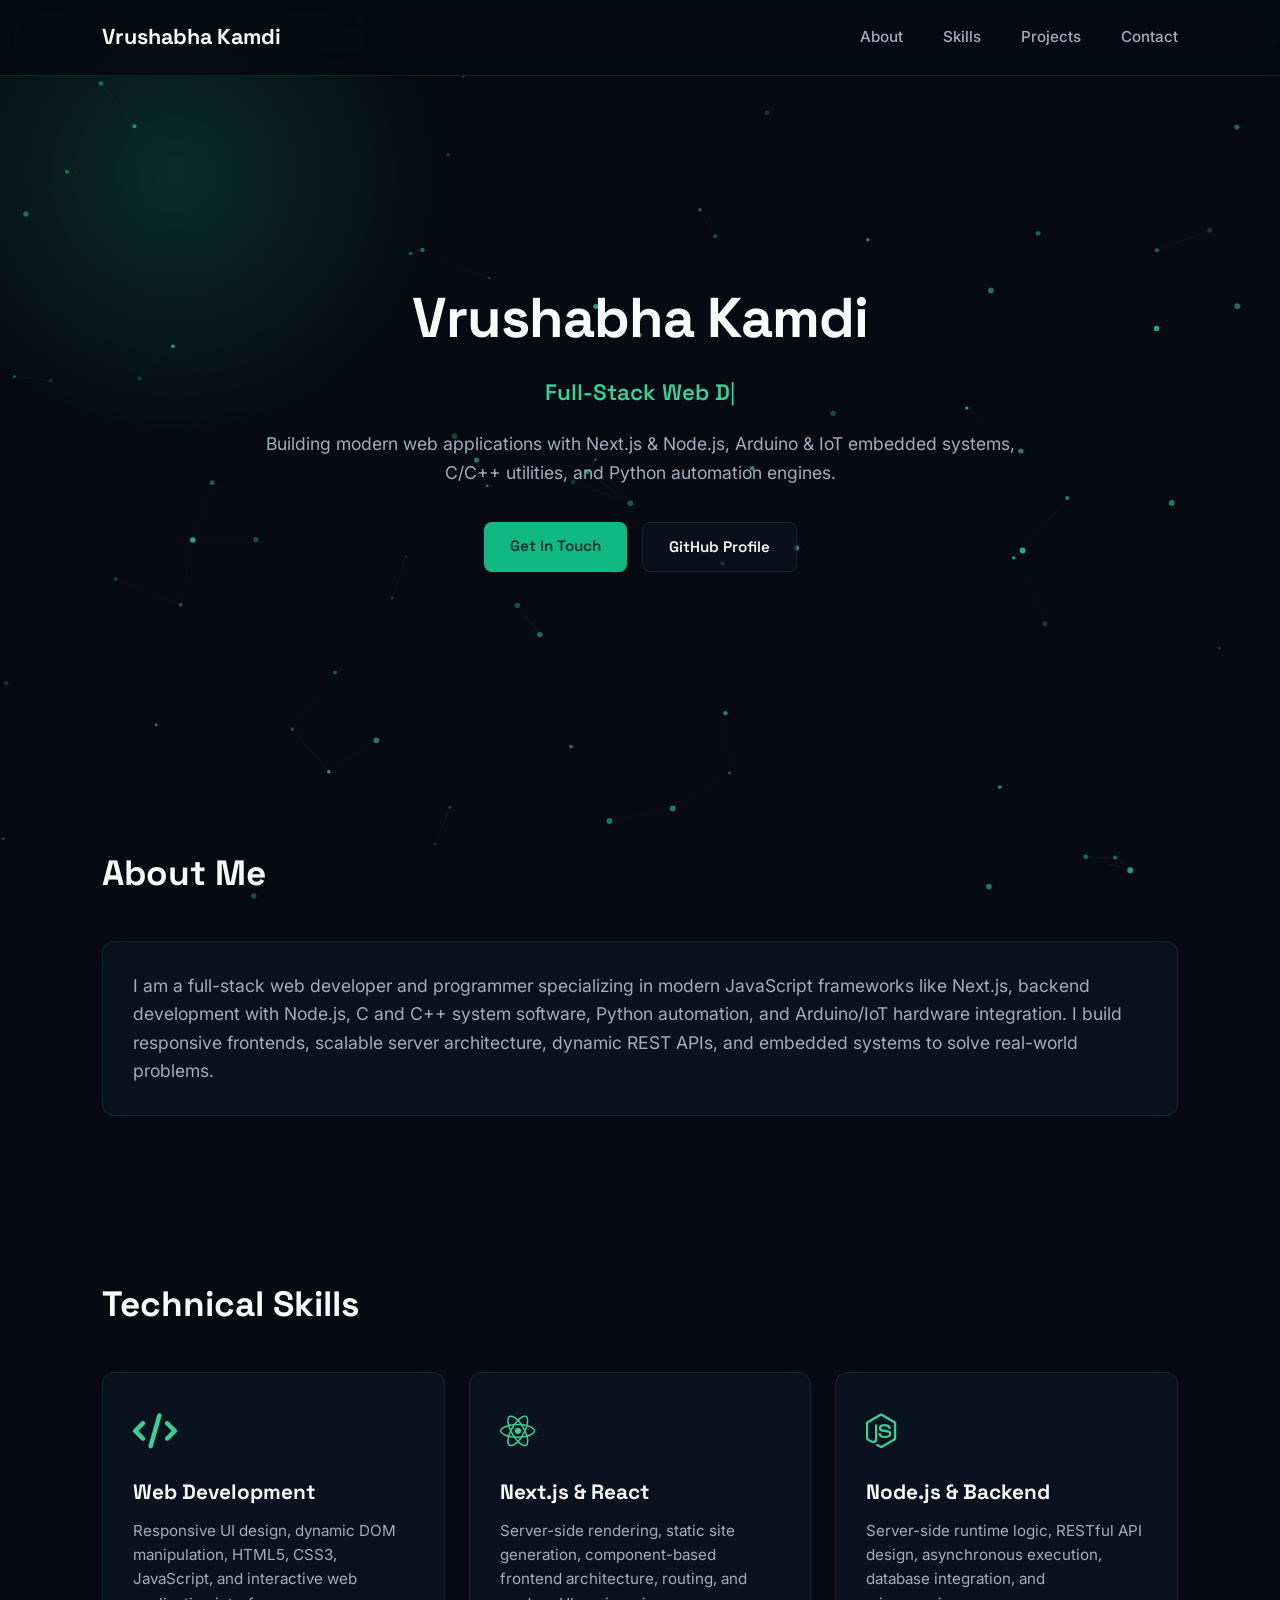
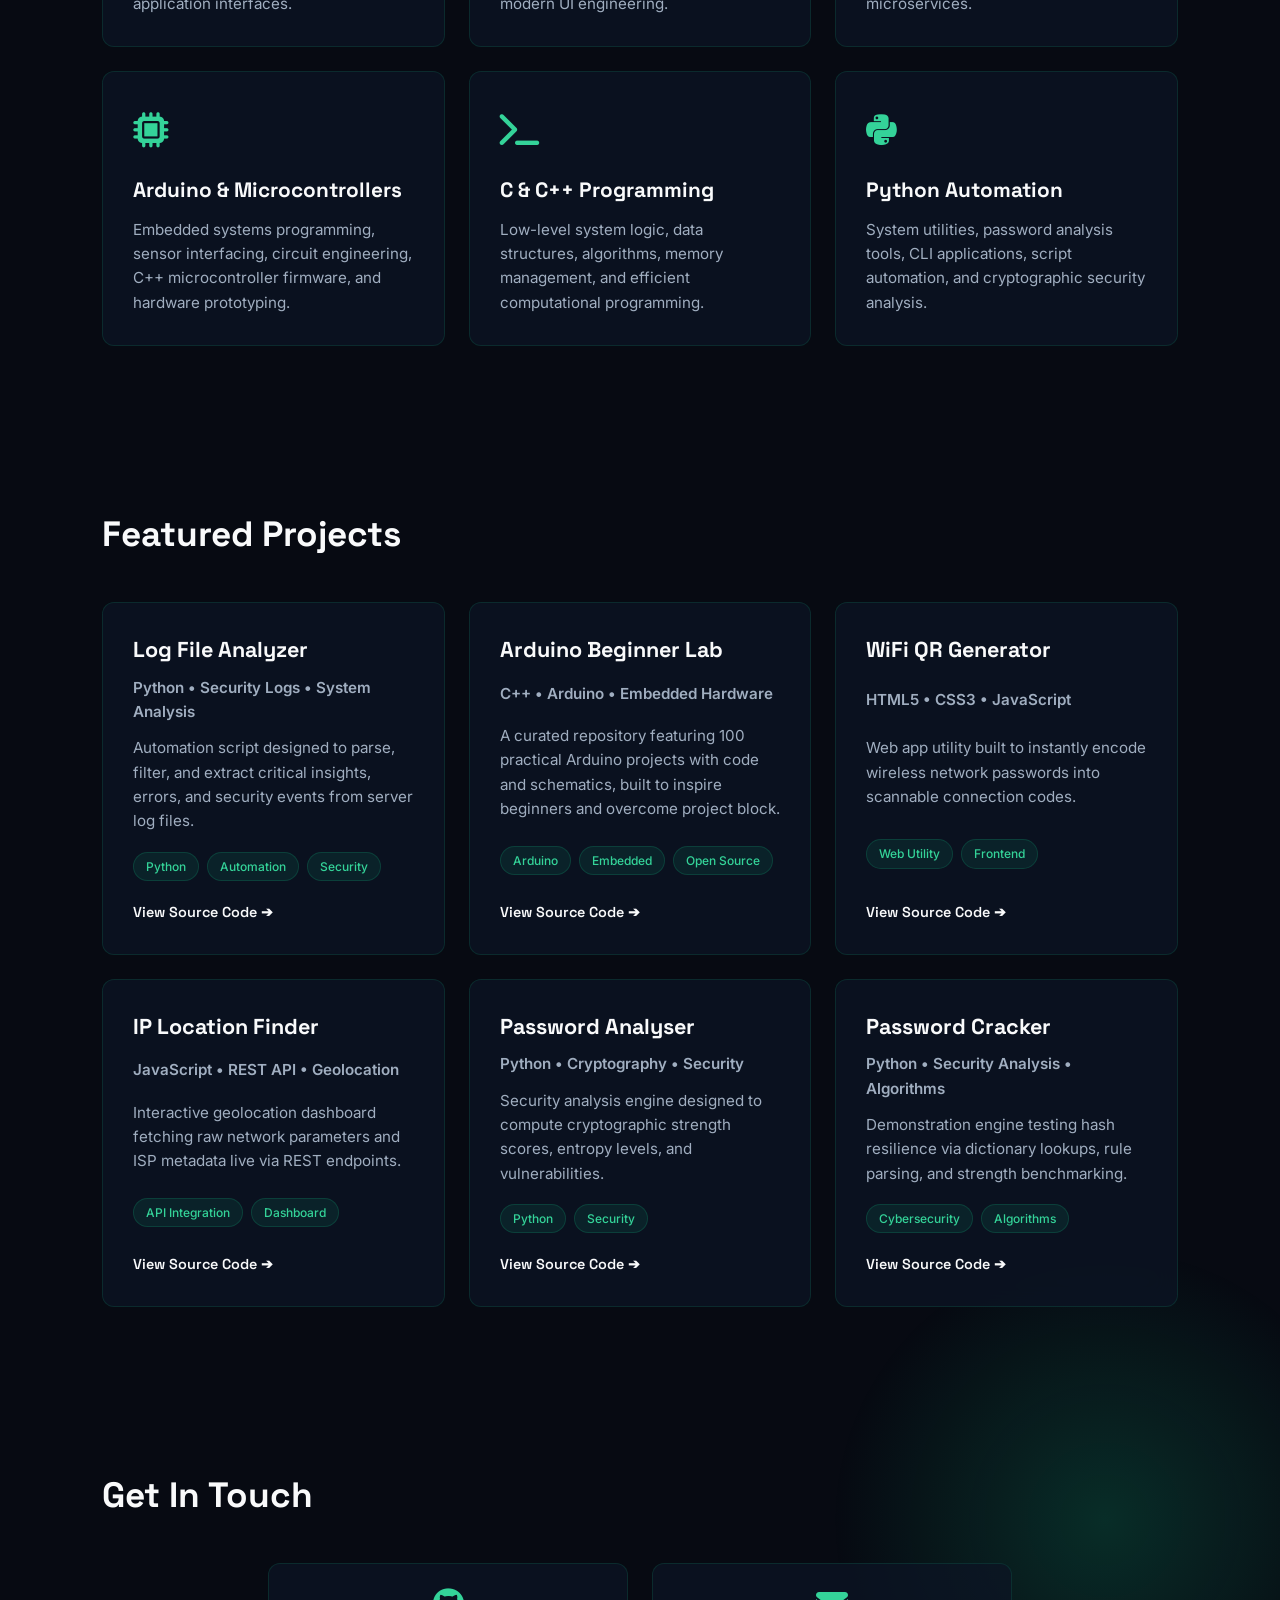
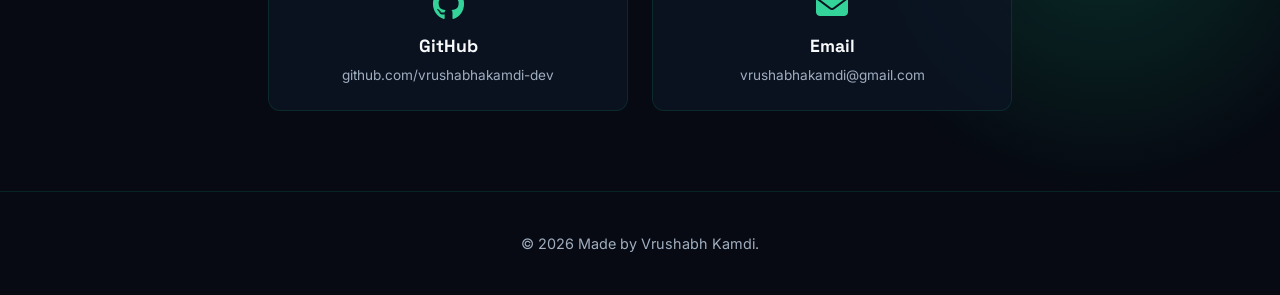
<file: index.html>
<!DOCTYPE html>
<html lang="en">
<head>
    <meta charset="UTF-8">
    <meta name="viewport" content="width=device-width, initial-scale=1.0">
    <title>Vrushabha Kamdi | Developer Portfolio</title>
    <meta name="description" content="Personal developer portfolio of Vrushabha Kamdi featuring web tools, Next.js apps, Node.js services, Python security scripts, C/C++ software, and Arduino microcontroller projects.">
    
    <!-- Fonts & Icons -->
    <link rel="preconnect" href="https://fonts.googleapis.com">
    <link rel="preconnect" href="https://fonts.gstatic.com" crossorigin>
    <link href="https://fonts.googleapis.com/css2?family=Inter:wght@300;400;500;600;700&family=Space+Grotesk:wght@500;600;700&display=swap" rel="stylesheet">
    <link rel="stylesheet" href="https://cdnjs.cloudflare.com/ajax/libs/font-awesome/6.4.0/css/all.min.css">
    
    <link rel="stylesheet" href="styles.css">
</head>
<body>

    <!-- Scroll Progress Indicator -->
    <div id="scroll-progress"></div>

    <!-- Ambient Background Glows -->
    <div class="glow-bg glow-top-left"></div>
    <div class="glow-bg glow-bottom-right"></div>

    <!-- Navigation Bar -->
    <header class="header">
        <a href="#home" class="logo">Vrushabha Kamdi</a>
        <nav class="navbar">
            <a href="#about" class="nav-link active">About</a>
            <a href="#skills" class="nav-link">Skills</a>
            <a href="#projects" class="nav-link">Projects</a>
            <a href="#contact" class="nav-link">Contact</a>
        </nav>
        <div id="menu-btn" class="fas fa-bars"></div>
    </header>

    <!-- Hero Section -->
    <section id="home" class="hero-section">
        <div class="hero-container">
            <h1 class="hero-title">Vrushabha Kamdi</h1>
            <p class="hero-subtitle"><span id="typewriter"></span><span class="cursor">|</span></p>
            <p class="hero-description">
                Building modern web applications with Next.js &amp; Node.js, Arduino &amp; IoT embedded systems, C/C++ utilities, and Python automation engines.
            </p>
            <div class="hero-buttons">
                <a href="#contact" class="btn btn-primary">Get In Touch</a>
                <a href="https://github.com/vrushabhakamdi-dev" target="_blank" rel="noopener noreferrer" class="btn btn-secondary">GitHub Profile</a>
            </div>
        </div>
    </section>

    <!-- About Section -->
    <section id="about" class="section">
        <h2 class="section-title">About Me</h2>
        <div class="about-card">
            <p>
                I am a full-stack web developer and programmer specializing in modern JavaScript frameworks like Next.js, backend development with Node.js, C and C++ system software, Python automation, and Arduino/IoT hardware integration. I build responsive frontends, scalable server architecture, dynamic REST APIs, and embedded systems to solve real-world problems.
            </p>
        </div>
    </section>

    <!-- Skills Section -->
    <section id="skills" class="section">
        <h2 class="section-title">Technical Skills</h2>
        <div class="grid-container">
            <div class="card">
                <div class="card-icon"><i class="fas fa-code"></i></div>
                <h3>Web Development</h3>
                <p>Responsive UI design, dynamic DOM manipulation, HTML5, CSS3, JavaScript, and interactive web application interfaces.</p>
            </div>

            <div class="card">
                <div class="card-icon"><i class="fab fa-react"></i></div>
                <h3>Next.js &amp; React</h3>
                <p>Server-side rendering, static site generation, component-based frontend architecture, routing, and modern UI engineering.</p>
            </div>

            <div class="card">
                <div class="card-icon"><i class="fab fa-node-js"></i></div>
                <h3>Node.js &amp; Backend</h3>
                <p>Server-side runtime logic, RESTful API design, asynchronous execution, database integration, and microservices.</p>
            </div>

            <div class="card">
                <div class="card-icon"><i class="fas fa-microchip"></i></div>
                <h3>Arduino &amp; Microcontrollers</h3>
                <p>Embedded systems programming, sensor interfacing, circuit engineering, C++ microcontroller firmware, and hardware prototyping.</p>
            </div>

            <div class="card">
                <div class="card-icon"><i class="fas fa-terminal"></i></div>
                <h3>C &amp; C++ Programming</h3>
                <p>Low-level system logic, data structures, algorithms, memory management, and efficient computational programming.</p>
            </div>

            <div class="card">
                <div class="card-icon"><i class="fab fa-python"></i></div>
                <h3>Python Automation</h3>
                <p>System utilities, password analysis tools, CLI applications, script automation, and cryptographic security analysis.</p>
            </div>
        </div>
    </section>

    <!-- Projects Section -->
    <section id="projects" class="section">
        <h2 class="section-title">Featured Projects</h2>
        <div class="grid-container">
            <div class="card project-card">
                <h3>Log File Analyzer</h3>
                <p class="project-subtitle">Python • Security Logs • System Analysis</p>
                <p>Automation script designed to parse, filter, and extract critical insights, errors, and security events from server log files.</p>
                <div class="badge-container">
                    <span class="badge">Python</span>
                    <span class="badge">Automation</span>
                    <span class="badge">Security</span>
                </div>
                <a href="https://github.com/vrushabhakamdi-dev/log-file-analyzer" target="_blank" rel="noopener noreferrer" class="card-link">View Source Code ➔</a>
            </div>

            <div class="card project-card">
                <h3>Arduino Beginner Lab</h3>
                <p class="project-subtitle">C++ • Arduino • Embedded Hardware</p>
                <p>A curated repository featuring 100 practical Arduino projects with code and schematics, built to inspire beginners and overcome project block.</p>
                <div class="badge-container">
                    <span class="badge">Arduino</span>
                    <span class="badge">Embedded</span>
                    <span class="badge">Open Source</span>
                </div>
                <a href="https://github.com/vrushabhakamdi-dev/Arduino-Beginner-Lab" target="_blank" rel="noopener noreferrer" class="card-link">View Source Code ➔</a>
            </div>

            <div class="card project-card">
                <h3>WiFi QR Generator</h3>
                <p class="project-subtitle">HTML5 • CSS3 • JavaScript</p>
                <p>Web app utility built to instantly encode wireless network passwords into scannable connection codes.</p>
                <div class="badge-container">
                    <span class="badge">Web Utility</span>
                    <span class="badge">Frontend</span>
                </div>
                <a href="https://github.com/vrushabhakamdi-dev/wifi_qrcode_generator" target="_blank" rel="noopener noreferrer" class="card-link">View Source Code ➔</a>
            </div>

            <div class="card project-card">
                <h3>IP Location Finder</h3>
                <p class="project-subtitle">JavaScript • REST API • Geolocation</p>
                <p>Interactive geolocation dashboard fetching raw network parameters and ISP metadata live via REST endpoints.</p>
                <div class="badge-container">
                    <span class="badge">API Integration</span>
                    <span class="badge">Dashboard</span>
                </div>
                <a href="https://github.com/vrushabhakamdi-dev/ip-location-finder" target="_blank" rel="noopener noreferrer" class="card-link">View Source Code ➔</a>
            </div>

            <div class="card project-card">
                <h3>Password Analyser</h3>
                <p class="project-subtitle">Python • Cryptography • Security</p>
                <p>Security analysis engine designed to compute cryptographic strength scores, entropy levels, and vulnerabilities.</p>
                <div class="badge-container">
                    <span class="badge">Python</span>
                    <span class="badge">Security</span>
                </div>
                <a href="https://github.com/vrushabhakamdi-dev/password-analyser" target="_blank" rel="noopener noreferrer" class="card-link">View Source Code ➔</a>
            </div>

            <div class="card project-card">
                <h3>Password Cracker</h3>
                <p class="project-subtitle">Python • Security Analysis • Algorithms</p>
                <p>Demonstration engine testing hash resilience via dictionary lookups, rule parsing, and strength benchmarking.</p>
                <div class="badge-container">
                    <span class="badge">Cybersecurity</span>
                    <span class="badge">Algorithms</span>
                </div>
                <a href="https://github.com/vrushabhakamdi-dev/password-cracker" target="_blank" rel="noopener noreferrer" class="card-link">View Source Code ➔</a>
            </div>
        </div>
    </section>

    <!-- Contact Section -->
    <section id="contact" class="section">
        <h2 class="section-title">Get In Touch</h2>
        <div class="contact-grid">
            <a href="https://github.com/vrushabhakamdi-dev" target="_blank" rel="noopener noreferrer" class="contact-box">
                <i class="fab fa-github"></i>
                <h3>GitHub</h3>
                <p>github.com/vrushabhakamdi-dev</p>
            </a>
            <a href="mailto:vrushabhakamdi@gmail.com" class="contact-box">
                <i class="fas fa-envelope"></i>
                <h3>Email</h3>
                <p>vrushabhakamdi@gmail.com</p>
            </a>
        </div>
    </section>

    <!-- Footer -->
    <footer class="footer">
        <p>&copy; 2026 Made by Vrushabh Kamdi.</p>
    </footer>

    <script src="script.js"></script>
</body>
</html>
</file>
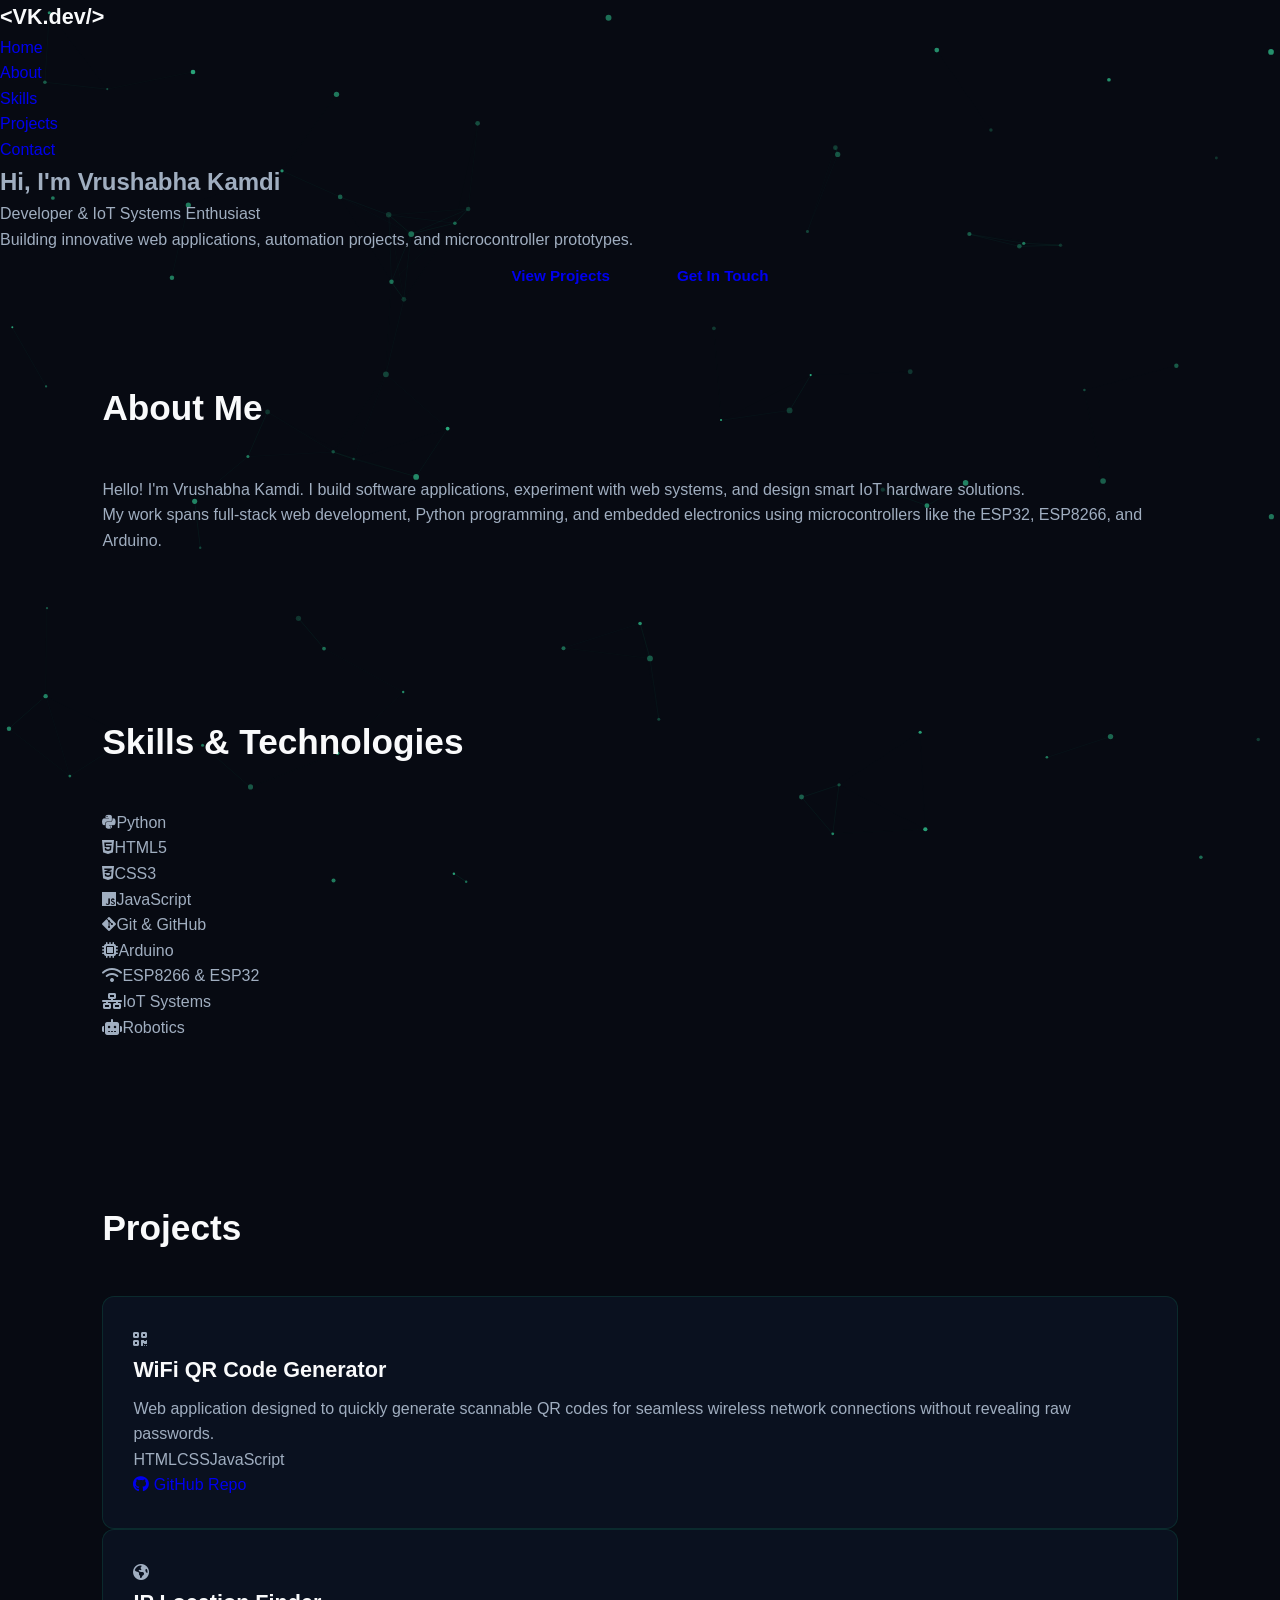
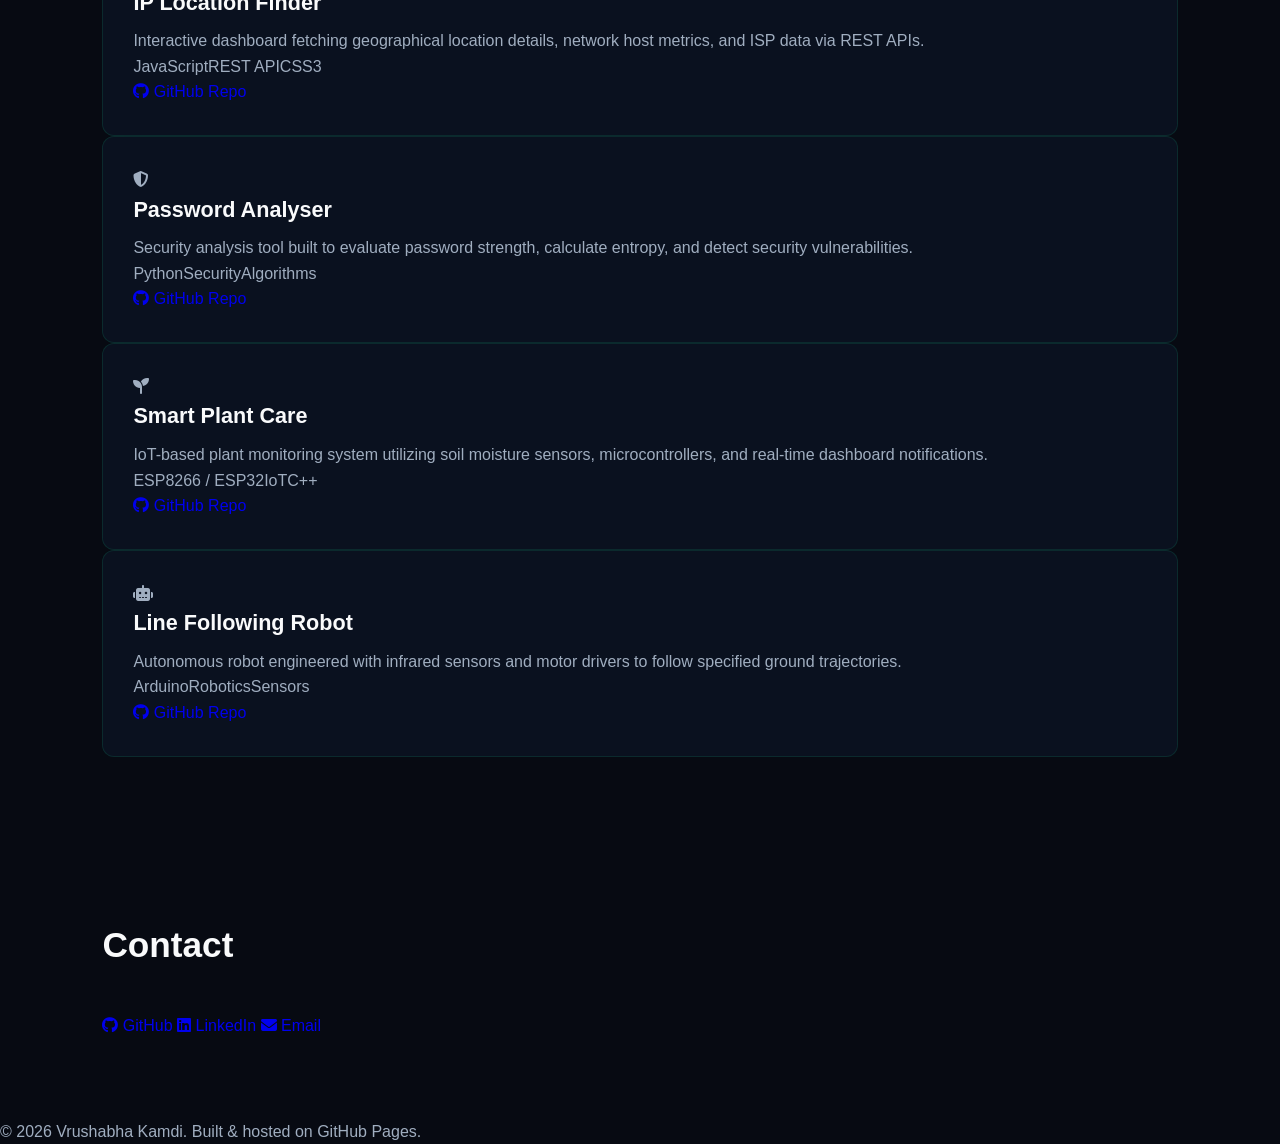
<file: index.html.html>
<!DOCTYPE html>
<html lang="en">
<head>
    <meta charset="UTF-8">
    <meta name="viewport" content="width=device-width, initial-scale=1.0">
    <title>Vrushabha Kamdi | Developer & IoT Builder</title>
    <link rel="stylesheet" href="styles.css">
    <!-- Font Awesome Icons -->
    <link rel="stylesheet" href="https://cdnjs.cloudflare.com/ajax/libs/font-awesome/6.4.0/css/all.min.css">
</head>
<body>

    <!-- Header Navigation -->
    <header>
        <div class="logo">&lt;VK.dev/&gt;</div>
        <nav>
            <ul>
                <li><a href="#home">Home</a></li>
                <li><a href="#about">About</a></li>
                <li><a href="#skills">Skills</a></li>
                <li><a href="#projects">Projects</a></li>
                <li><a href="#contact">Contact</a></li>
            </ul>
        </nav>
    </header>

    <!-- Home / Hero Section -->
    <section id="home" class="hero">
        <div class="hero-content">
            <h1>Hi, I'm <span class="highlight">Vrushabha Kamdi</span></h1>
            <p class="tagline">Developer & IoT Systems Enthusiast</p>
            <p class="subtext">Building innovative web applications, automation projects, and microcontroller prototypes.</p>
            <div class="hero-buttons">
                <a href="#projects" class="btn primary">View Projects</a>
                <a href="#contact" class="btn secondary">Get In Touch</a>
            </div>
        </div>
    </section>

    <!-- About Me Section -->
    <section id="about" class="section">
        <h2 class="section-title">About Me</h2>
        <div class="about-container">
            <div class="about-text">
                <p>Hello! I'm Vrushabha Kamdi. I build software applications, experiment with web systems, and design smart IoT hardware solutions.</p>
                <p>My work spans full-stack web development, Python programming, and embedded electronics using microcontrollers like the ESP32, ESP8266, and Arduino.</p>
            </div>
        </div>
    </section>

    <!-- Skills Section -->
    <section id="skills" class="section">
        <h2 class="section-title">Skills & Technologies</h2>
        <div class="skills-grid">
            <div class="skill-card"><i class="fab fa-python"></i><span>Python</span></div>
            <div class="skill-card"><i class="fab fa-html5"></i><span>HTML5</span></div>
            <div class="skill-card"><i class="fab fa-css3-alt"></i><span>CSS3</span></div>
            <div class="skill-card"><i class="fab fa-js"></i><span>JavaScript</span></div>
            <div class="skill-card"><i class="fab fa-git-alt"></i><span>Git & GitHub</span></div>
            <div class="skill-card"><i class="fas fa-microchip"></i><span>Arduino</span></div>
            <div class="skill-card"><i class="fas fa-wifi"></i><span>ESP8266 & ESP32</span></div>
            <div class="skill-card"><i class="fas fa-network-wired"></i><span>IoT Systems</span></div>
            <div class="skill-card"><i class="fas fa-robot"></i><span>Robotics</span></div>
        </div>
    </section>

    <!-- Projects Section -->
    <section id="projects" class="section">
        <h2 class="section-title">Projects</h2>
        <div class="projects-grid">
            
            <!-- Project 1 -->
            <div class="project-card">
                <div class="project-img-placeholder"><i class="fas fa-qrcode"></i></div>
                <div class="project-info">
                    <h3>WiFi QR Code Generator</h3>
                    <p>Web application designed to quickly generate scannable QR codes for seamless wireless network connections without revealing raw passwords.</p>
                    <div class="tags">
                        <span>HTML</span><span>CSS</span><span>JavaScript</span>
                    </div>
                    <a href="https://github.com/vrushabhakamdi-dev/wifi-qr-code-generator" target="_blank" class="github-btn">
                        <i class="fab fa-github"></i> GitHub Repo
                    </a>
                </div>
            </div>

            <!-- Project 2 -->
            <div class="project-card">
                <div class="project-img-placeholder"><i class="fas fa-globe-americas"></i></div>
                <div class="project-info">
                    <h3>IP Location Finder</h3>
                    <p>Interactive dashboard fetching geographical location details, network host metrics, and ISP data via REST APIs.</p>
                    <div class="tags">
                        <span>JavaScript</span><span>REST API</span><span>CSS3</span>
                    </div>
                    <a href="https://github.com/vrushabhakamdi-dev/ip-location-finder" target="_blank" class="github-btn">
                        <i class="fab fa-github"></i> GitHub Repo
                    </a>
                </div>
            </div>

            <!-- Project 3 -->
            <div class="project-card">
                <div class="project-img-placeholder"><i class="fas fa-shield-alt"></i></div>
                <div class="project-info">
                    <h3>Password Analyser</h3>
                    <p>Security analysis tool built to evaluate password strength, calculate entropy, and detect security vulnerabilities.</p>
                    <div class="tags">
                        <span>Python</span><span>Security</span><span>Algorithms</span>
                    </div>
                    <a href="https://github.com/vrushabhakamdi-dev/password-analyser" target="_blank" class="github-btn">
                        <i class="fab fa-github"></i> GitHub Repo
                    </a>
                </div>
            </div>

            <!-- Project 4 -->
            <div class="project-card">
                <div class="project-img-placeholder"><i class="fas fa-seedling"></i></div>
                <div class="project-info">
                    <h3>Smart Plant Care</h3>
                    <p>IoT-based plant monitoring system utilizing soil moisture sensors, microcontrollers, and real-time dashboard notifications.</p>
                    <div class="tags">
                        <span>ESP8266 / ESP32</span><span>IoT</span><span>C++</span>
                    </div>
                    <a href="https://github.com/vrushabhakamdi-dev/smart-plant-care" target="_blank" class="github-btn">
                        <i class="fab fa-github"></i> GitHub Repo
                    </a>
                </div>
            </div>

            <!-- Project 5 -->
            <div class="project-card">
                <div class="project-img-placeholder"><i class="fas fa-robot"></i></div>
                <div class="project-info">
                    <h3>Line Following Robot</h3>
                    <p>Autonomous robot engineered with infrared sensors and motor drivers to follow specified ground trajectories.</p>
                    <div class="tags">
                        <span>Arduino</span><span>Robotics</span><span>Sensors</span>
                    </div>
                    <a href="https://github.com/vrushabhakamdi-dev/line-following-robot" target="_blank" class="github-btn">
                        <i class="fab fa-github"></i> GitHub Repo
                    </a>
                </div>
            </div>

        </div>
    </section>

    <!-- Contact Section -->
    <section id="contact" class="section">
        <h2 class="section-title">Contact</h2>
        <div class="contact-links">
            <a href="https://github.com/vrushabhakamdi-dev" target="_blank" class="contact-item">
                <i class="fab fa-github"></i>
                <span>GitHub</span>
            </a>
            <a href="https://linkedin.com" target="_blank" class="contact-item">
                <i class="fab fa-linkedin"></i>
                <span>LinkedIn</span>
            </a>
            <a href="mailto:contact@vrushabhakamdi.dev" class="contact-item">
                <i class="fas fa-envelope"></i>
                <span>Email</span>
            </a>
        </div>
    </section>

    <footer>
        <p>&copy; 2026 Vrushabha Kamdi. Built & hosted on GitHub Pages.</p>
    </footer>

    <script src="script.js"></script>
</body>
</html>
</file>
<file: styles.css>
:root {
    --bg-dark: #070a12; /* Rich Dark Navy */
    --card-bg: rgba(13, 20, 36, 0.75); /* Deep Navy Glassmorphism */
    --card-border: rgba(16, 185, 129, 0.15); /* Submitting Emerald Border */
    --card-border-hover: rgba(16, 185, 129, 0.5); /* Glowing Emerald Border */
    --accent-emerald: #10b981; /* Primary Emerald Green */
    --accent-emerald-bright: #34d399; /* Bright Emerald Highlight */
    --accent-glow: rgba(16, 185, 129, 0.2);
    --text-heading: #f9fafb;
    --text-body: #a0aec0;
    --font-heading: 'Space Grotesk', sans-serif;
    --font-body: 'Inter', sans-serif;
}

* {
    margin: 0;
    padding: 0;
    box-sizing: border-box;
    scroll-behavior: smooth;
    text-decoration: none;
}

body {
    background-color: var(--bg-dark);
    color: var(--text-body);
    font-family: var(--font-body);
    line-height: 1.6;
    overflow-x: hidden;
    position: relative;
}

/* Scroll Progress Bar */
#scroll-progress {
    position: fixed;
    top: 0;
    left: 0;
    height: 3px;
    background: linear-gradient(90deg, var(--accent-emerald), var(--accent-emerald-bright));
    width: 0%;
    z-index: 2000;
    box-shadow: 0 0 10px var(--accent-emerald-bright);
    transition: width 0.1s ease-out;
}

/* Background Canvas for Flying Particles */
#particles-canvas {
    position: fixed;
    top: 0;
    left: 0;
    width: 100%;
    height: 100%;
    pointer-events: none;
    z-index: 0;
}

/* Ambient Background Glows */
.glow-bg {
    position: absolute;
    width: 550px;
    height: 550px;
    border-radius: 50%;
    background: radial-gradient(circle, var(--accent-glow) 0%, rgba(7, 10, 18, 0) 70%);
    pointer-events: none;
    z-index: 1;
    animation: pulseGlow 8s ease-in-out infinite alternate;
}

.glow-top-left { top: -100px; left: -100px; }
.glow-bottom-right { bottom: 100px; right: -100px; animation-delay: 4s; }

@keyframes pulseGlow {
    0% { transform: scale(1) translate(0, 0); opacity: 0.7; }
    100% { transform: scale(1.15) translate(30px, -20px); opacity: 1; }
}

/* Ensure Page Content Sits Above Background Elements */
header, section, footer {
    position: relative;
    z-index: 2;
}

/* Header & Animated Navbar */
.header {
    position: fixed;
    top: 0;
    left: 0;
    width: 100%;
    padding: 1.25rem 8%;
    background: rgba(7, 10, 18, 0.85);
    backdrop-filter: blur(16px);
    display: flex;
    justify-content: space-between;
    align-items: center;
    z-index: 1000;
    border-bottom: 1px solid var(--card-border);
    transition: all 0.3s ease;
}

.logo {
    font-family: var(--font-heading);
    font-size: 1.35rem;
    font-weight: 700;
    color: var(--text-heading);
    transition: transform 0.3s ease;
}

.logo:hover {
    transform: scale(1.05);
}

.navbar {
    display: flex;
    gap: 2.5rem;
}

.navbar a {
    color: var(--text-body);
    font-size: 0.95rem;
    font-weight: 500;
    position: relative;
    transition: color 0.3s ease;
}

.navbar a::after {
    content: '';
    position: absolute;
    bottom: -4px;
    left: 0;
    width: 0%;
    height: 2px;
    background-color: var(--accent-emerald);
    transition: width 0.3s ease;
}

.navbar a:hover::after,
.navbar a.active::after {
    width: 100%;
}

.navbar a:hover,
.navbar a.active {
    color: var(--accent-emerald-bright);
}

#menu-btn {
    display: none;
    font-size: 1.5rem;
    color: var(--text-heading);
    cursor: pointer;
    transition: transform 0.3s ease;
}

/* Hero Section */
.hero-section {
    min-height: 85vh;
    display: flex;
    align-items: center;
    justify-content: center;
    padding: 140px 8% 60px;
    text-align: center;
}

.hero-container { max-width: 800px; }

.hero-title {
    font-family: var(--font-heading);
    font-size: 3.5rem;
    font-weight: 700;
    color: var(--text-heading);
    letter-spacing: -1px;
    margin-bottom: 12px;
    animation: fadeInUp 0.8s ease forwards;
}

.hero-subtitle {
    font-family: var(--font-heading);
    font-size: 1.4rem;
    font-weight: 600;
    color: var(--accent-emerald-bright);
    margin-bottom: 20px;
    animation: fadeInUp 0.8s ease 0.2s forwards;
    opacity: 0;
}

.cursor {
    color: var(--accent-emerald-bright);
    font-weight: 400;
    animation: blink 0.7s infinite;
}

@keyframes blink {
    0%, 100% { opacity: 1; }
    50% { opacity: 0; }
}

.hero-description {
    font-size: 1.1rem;
    color: var(--text-body);
    margin-bottom: 35px;
    animation: fadeInUp 0.8s ease 0.4s forwards;
    opacity: 0;
}

.hero-buttons {
    display: flex;
    gap: 15px;
    justify-content: center;
    flex-wrap: wrap;
    animation: fadeInUp 0.8s ease 0.6s forwards;
    opacity: 0;
}

@keyframes fadeInUp {
    from {
        opacity: 0;
        transform: translateY(30px);
    }
    to {
        opacity: 1;
        transform: translateY(0);
    }
}

/* Buttons */
.btn {
    display: inline-block;
    padding: 12px 26px;
    border-radius: 8px;
    font-family: var(--font-heading);
    font-size: 0.95rem;
    font-weight: 600;
    transition: all 0.3s cubic-bezier(0.25, 0.8, 0.25, 1);
}

.btn-primary {
    background-color: var(--accent-emerald);
    color: #042f2e;
}

.btn-primary:hover {
    background-color: var(--accent-emerald-bright);
    box-shadow: 0 0 25px rgba(16, 185, 129, 0.5);
    transform: translateY(-3px) scale(1.02);
}

.btn-secondary {
    background-color: rgba(13, 20, 36, 0.6);
    color: var(--text-heading);
    border: 1px solid var(--card-border);
}

.btn-secondary:hover {
    background-color: rgba(16, 185, 129, 0.1);
    border-color: var(--card-border-hover);
    transform: translateY(-3px) scale(1.02);
}

/* Section Shared Layouts */
.section { padding: 80px 8%; }

.section-title {
    font-family: var(--font-heading);
    font-size: 2.2rem;
    font-weight: 700;
    color: var(--text-heading);
    margin-bottom: 40px;
}

.about-card {
    background: var(--card-bg);
    border: 1px solid var(--card-border);
    border-radius: 12px;
    padding: 30px;
    backdrop-filter: blur(12px);
    font-size: 1.1rem;
    transition: transform 0.3s ease, border-color 0.3s ease, box-shadow 0.3s ease;
}

.about-card:hover {
    border-color: var(--card-border-hover);
    transform: translateY(-3px);
    box-shadow: 0 10px 30px rgba(16, 185, 129, 0.1);
}

.grid-container {
    display: grid;
    grid-template-columns: repeat(auto-fit, minmax(320px, 1fr));
    gap: 24px;
}

/* Base Cards with 3D Space */
.card, .project-card {
    background: var(--card-bg);
    border: 1px solid var(--card-border);
    border-radius: 12px;
    padding: 30px;
    backdrop-filter: blur(12px);
    transform-style: preserve-3d;
    transition: border-color 0.35s ease, box-shadow 0.35s ease, transform 0.35s cubic-bezier(0.165, 0.84, 0.44, 1);
}

.card:hover, .project-card:hover {
    border-color: var(--card-border-hover);
    box-shadow: 0 12px 30px rgba(0, 0, 0, 0.4), 0 0 20px rgba(16, 185, 129, 0.15);
}

/* Skill Icons Pop-Out Animation */
.card-icon {
    font-size: 2.2rem;
    color: var(--accent-emerald-bright);
    margin-bottom: 16px;
    transition: transform 0.35s cubic-bezier(0.175, 0.885, 0.32, 1.275);
    transform: translateZ(0px);
}

.card:hover .card-icon {
    transform: translateZ(30px) scale(1.15) translateY(-4px);
}

.card h3 {
    font-family: var(--font-heading);
    font-size: 1.3rem;
    color: var(--text-heading);
    margin-bottom: 10px;
}

.card p {
    font-size: 0.95rem;
    color: var(--text-body);
}

/* Project Cards & Title Pop-Out Animation */
.project-card {
    display: flex;
    flex-direction: column;
    justify-content: space-between;
}

.project-card h3 {
    font-family: var(--font-heading);
    font-size: 1.35rem;
    color: var(--text-heading);
    margin-bottom: 8px;
    display: inline-block;
    transition: transform 0.35s cubic-bezier(0.175, 0.885, 0.32, 1.275), color 0.3s ease, text-shadow 0.3s ease;
    transform: translateZ(0px);
}

/* Hover: Project Title Pops Forward in 3D Space */
.project-card:hover h3 {
    color: var(--accent-emerald-bright);
    transform: translateZ(35px) scale(1.06);
    text-shadow: 0 0 15px rgba(52, 211, 153, 0.5);
}

.project-subtitle {
    font-size: 0.85rem;
    color: var(--accent-emerald-bright);
    font-weight: 600;
    margin-bottom: 12px;
}

.badge-container {
    display: flex;
    gap: 8px;
    flex-wrap: wrap;
    margin: 18px 0 20px;
}

.badge {
    font-size: 0.75rem;
    font-weight: 500;
    background: rgba(16, 185, 129, 0.1);
    color: var(--accent-emerald-bright);
    padding: 4px 12px;
    border-radius: 20px;
    border: 1px solid rgba(16, 185, 129, 0.2);
    transition: background 0.3s ease;
}

.card:hover .badge, .project-card:hover .badge {
    background: rgba(16, 185, 129, 0.25);
}

.card-link {
    font-family: var(--font-heading);
    font-size: 0.9rem;
    font-weight: 600;
    color: var(--text-heading);
    display: inline-flex;
    align-items: center;
    gap: 6px;
    transition: color 0.3s ease, transform 0.3s ease;
}

.card-link:hover {
    color: var(--accent-emerald-bright);
    transform: translateX(5px);
}

/* Contact Section Grid */
.contact-grid {
    display: grid;
    grid-template-columns: repeat(auto-fit, minmax(260px, 360px));
    justify-content: center;
    gap: 24px;
}

.contact-box {
    background: var(--card-bg);
    border: 1px solid var(--card-border);
    border-radius: 12px;
    padding: 24px;
    text-align: center;
    transform-style: preserve-3d;
    transition: all 0.35s cubic-bezier(0.165, 0.84, 0.44, 1);
    color: var(--text-heading);
}

.contact-box:hover {
    border-color: var(--card-border-hover);
    box-shadow: 0 10px 25px rgba(0, 0, 0, 0.3), 0 0 15px rgba(16, 185, 129, 0.15);
}

.contact-box i {
    font-size: 2rem;
    color: var(--accent-emerald-bright);
    margin-bottom: 12px;
    transition: transform 0.35s cubic-bezier(0.175, 0.885, 0.32, 1.275);
    transform: translateZ(0px);
}

.contact-box:hover i {
    transform: translateZ(25px) scale(1.2) rotate(5deg);
}

.contact-box h3 {
    font-family: var(--font-heading);
    font-size: 1.1rem;
    margin-bottom: 4px;
}

.contact-box p {
    font-size: 0.85rem;
    color: var(--text-body);
}

/* Scroll Reveal Classes */
.reveal {
    opacity: 0;
    transform: translateY(40px);
    transition: opacity 0.8s ease, transform 0.8s ease;
}

.reveal.active {
    opacity: 1;
    transform: translateY(0);
}

/* Footer */
.footer {
    text-align: center;
    padding: 40px 8%;
    border-top: 1px solid var(--card-border);
    font-size: 0.9rem;
}

/* Mobile Responsive */
@media (max-width: 768px) {
    #menu-btn { display: block; }
    .navbar {
        position: absolute;
        top: 100%;
        left: 0;
        width: 100%;
        background: rgba(7, 10, 18, 0.95);
        backdrop-filter: blur(16px);
        flex-direction: column;
        padding: 20px 8%;
        gap: 15px;
        display: none;
        border-bottom: 1px solid var(--card-border);
    }
    .navbar.active { display: flex; }
    .hero-title { font-size: 2.5rem; }
    .hero-subtitle { font-size: 1.25rem; }
}
</file>
